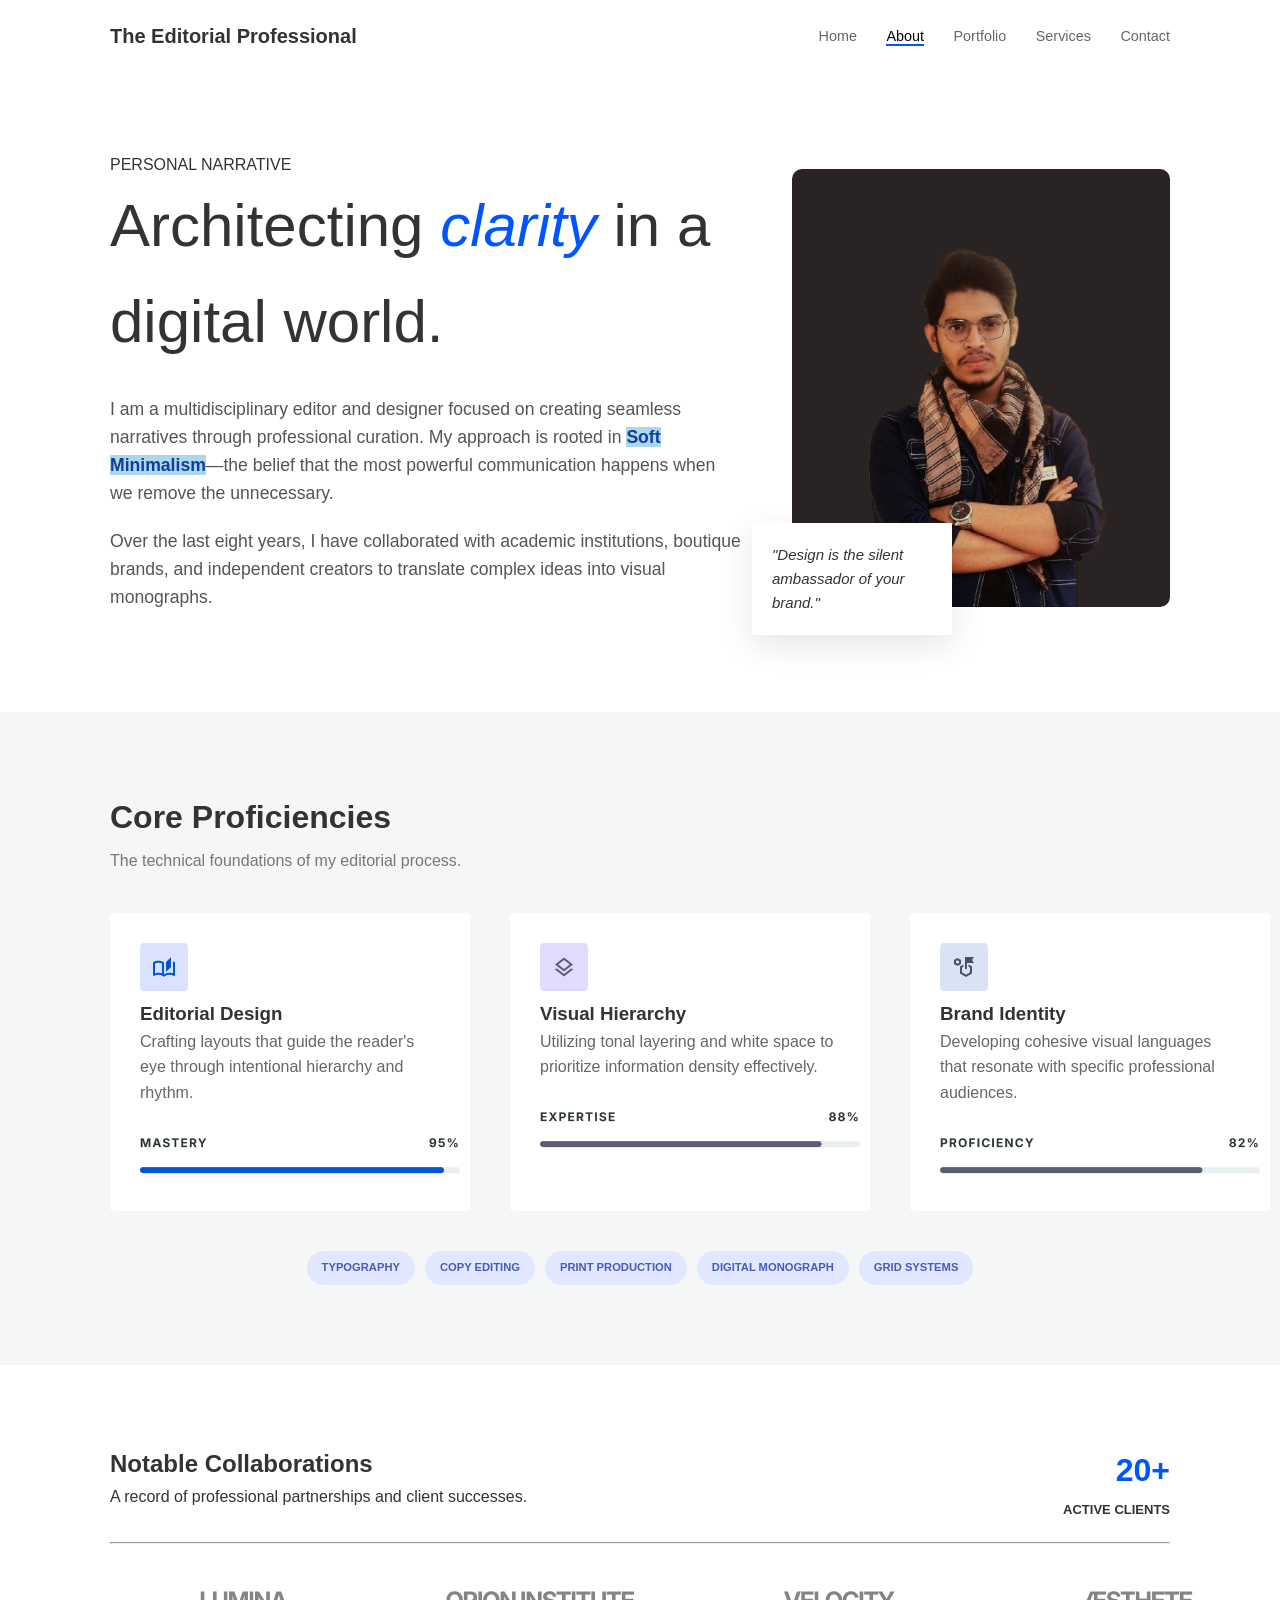
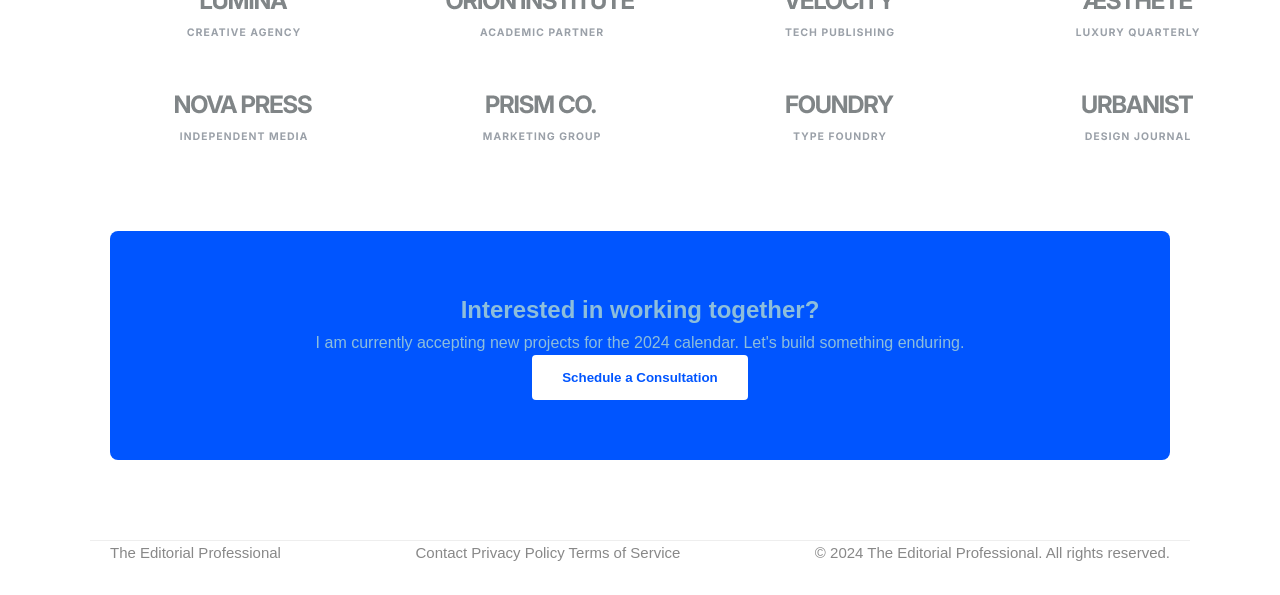
<file: about.html>
<!DOCTYPE html>
<html lang="en">
<head>
    <meta charset="UTF-8">
    <meta name="viewport" content="width=device-width, initial-scale=1.0">
    <title>Tasnim Ahamad Seam</title>
    <link rel="stylesheet" href="about.css">
</head>
<body>

    <!-- Navbar -->
    <header class="navbar">
        <div class="container">
            <div class="logo">The Editorial Professional</div>
            <nav>
                <a href="index.html">Home</a>
                <a href="about.html" class="active">About</a>
                <a href="portfolio.html">Portfolio</a>
                <a href="service.html">Services</a>
                <a href="contact.html">Contact</a>
            </nav>
        </div>
    </header>

    <!-- Hero Section -->
    <section class="hero container">
        <div class="hero-content">
            <p>PERSONAL NARRATIVE</p>
            <h1 style="font-size: 60px; margin-bottom: 25px;
            font-weight: 400;">Architecting <span style="font-style: italic;color: #0055ff;">clarity</span> in a digital world.</h1>
            <p style="font-size: 1.1rem;color: #555; margin-bottom: 20px;">I am a multidisciplinary editor and designer focused on creating seamless narratives through professional curation. My approach is rooted in <strong style="background-color: #acd7e8;color: #0e3e9e; ">Soft Minimalism</strong>—the belief that the most powerful communication happens when we remove the unnecessary.</p>
            <p style="font-size: 1.1rem;color: #555;
            margin-bottom: 20px;">Over the last eight years, I have collaborated with academic institutions, boutique brands, and independent creators to translate complex ideas into visual monographs.</p>
        </div>
        <div class="hero-image">
            <div>
                <img style="width: 100%;border-radius: 10px;
                background-color: #292323;" src="/src/img/profile/WhatsApp_Image_2026-03-11_at_10.31.12_PM-removebg-preview.png" alt="Profile Portrait">
                <div class="img-box">
                    "Design is the silent ambassador of your brand."
                </div>
            </div>
        </div>
    </section>

    <!-- Proficiencies -->
    <section class="proficiencies bg-light">
        <div class="container">
            <h2 style="text-align: left;font-size: 32px;
            margin-bottom: 5px;">Core Proficiencies</h2>
            <p style="margin-bottom: 40px;color: #777;">The technical foundations of my editorial process.</p>
            <div class="card-grid">
                <div class="card">
                    <div><img src="/src/img/logos/Background (2).png" alt=""></div>
                    <h3>Editorial Design</h3>
                    <p style="color: #666;margin-bottom: 20px;">Crafting layouts that guide the reader's eye through intentional hierarchy and rhythm.</p>
                    <div>
                        <img src="/src/img/logos/Container.png" alt="">
                    </div>
                </div>
                <div class="card">
                    <div><img src="/src/img/logos/Background (5).png" alt=""></div>
                    <h3>Visual Hierarchy</h3>
                    <p style="color: #666;margin-bottom: 20px;">Utilizing tonal layering and white space to prioritize information density effectively.</p>
                    <div>
                        <img src="/src/img/logos/Container (1).png" alt="">
                    </div>
                </div>
                <div class="card">
                    <div><img src="/src/img/logos/Background (6).png" alt=""></div>
                    <h3>Brand Identity</h3>
                    <p style="color: #666;margin-bottom: 20px;">Developing cohesive visual languages that resonate with specific professional audiences.</p>
                    <div>
                        <img src="/src/img/logos/Container (2).png" alt="">
                    </div>
                </div>
            </div>

            <div class="tags">
                <span>TYPOGRAPHY</span>
                <span>COPY EDITING</span>
                <span>PRINT PRODUCTION</span>
                <span>DIGITAL MONOGRAPH</span>
                <span>GRID SYSTEMS</span>
            </div>
        </div>
    </section>

    <!-- Notable Collaborations -->
    <section class="collaborations container">
        <div class="collab-top">
            <div>
                <h2>Notable Collaborations</h2>
                <p>A record of professional partnerships and client successes.</p>
            </div>
            <div class="active-clients">
                <span style="display: block;font-size: 32px;
                font-weight: 700;color: #0055ff;">20+</span>
                <span style="font-size: 13px;font-weight: 700;">ACTIVE CLIENTS</span>
            </div>
        </div>
        <hr>
        <div class="logo-grid">
            <div><img src="/src/img/icon/Container (12).png" alt=""></div>
            <div><img src="/src/img/icon/Container (5).png" alt=""></div>
            <div><img src="/src/img/icon/Container (6).png" alt=""></div>
            <div><img src="/src/img/icon/Container (7).png" alt=""></div> 
        </div>
        <div class="logo-grid">
            <div><img src="/src/img/icon/Container (8).png" alt=""></div>
            <div><img src="/src/img/icon/Container (9).png" alt=""></div>
            <div><img src="/src/img/icon/Container (10).png" alt=""></div>
            <div><img src="/src/img/icon/Container (11).png" alt=""></div> 
        </div>
    </section>

    <!-- work -->
    <section class="work container">
        <div class="work-box">
            <h2>Interested in working together?</h2>
            <p>I am currently accepting new projects for the 2024 calendar. Let's build something enduring.</p>
            <button class="btn">Schedule a Consultation</button>
        </div>
    </section>

    <!-- Footer -->
    <footer class="container">
        <div class="footer-content">
            <div class="footer-logo">The Editorial Professional</div>
            <div class="footer-links">
                <a href="#">Contact</a>
                <a href="#">Privacy Policy</a>
                <a href="#">Terms of Service</a>
            </div>
            <div class="copyright">© 2024 The Editorial Professional. All rights reserved.</div>
        </div>
    </footer>

</body>
</html>
</file>
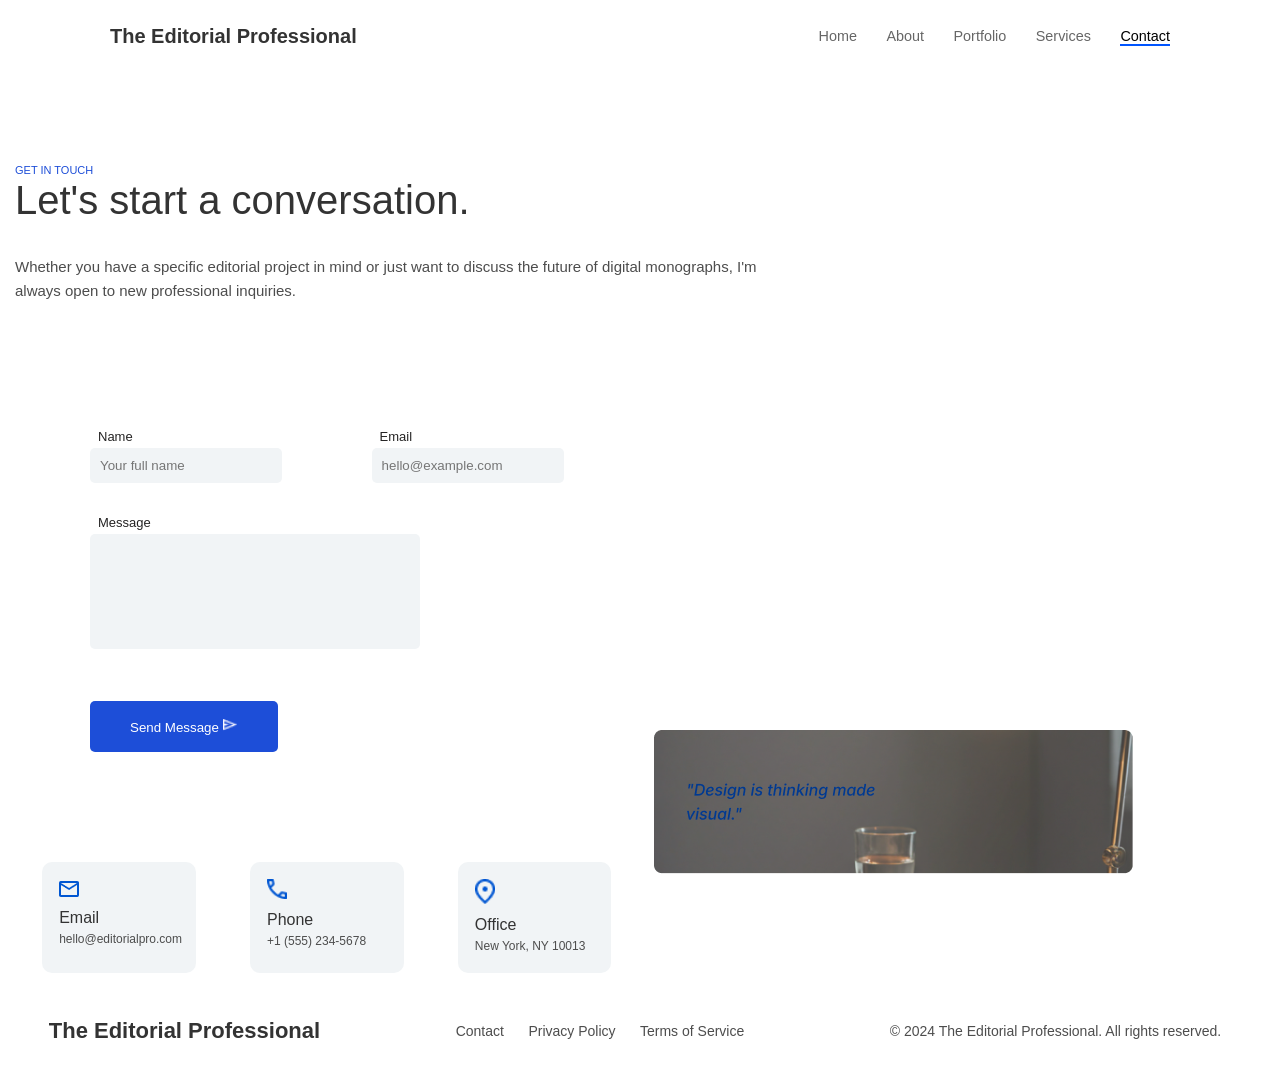
<file: contact.html>
<!DOCTYPE html>
<html lang="en">

<head>
    <meta charset="UTF-8">
    <meta name="viewport" content="width=device-width, initial-scale=1.0">
    <title>Contact - Group Project</title>
   
    <link rel="stylesheet" href="contact.css">
</head>

<body>
    <header class="navbar">
        <div class="container">
            <div class="logo">The Editorial Professional</div>
            <nav>
                <a href="index.html">Home</a>
                <a href="about.html" class="active">About</a>
                <a href="portfolio.html">Portfolio</a>
                <a href="service.html">Services</a>
                <a style="color: #000; border-bottom: 2px solid #0055ff;" href="contact.html">Contact</a>
            </nav>
        </div>
    </header>

    <section class="contact">
        <p>GET IN TOUCH</p>
        <h1>Let's start a conversation.</h1>
        <p>Whether you have a specific editorial project in mind or just want to discuss the future of digital
            monographs, I'm always open to new professional inquiries.</p>
        <div class="dflex">
            <div class="form-boxes">
                <form action="">
                    <div class="dflex">
                        <div><label for="name">Name</label><br>
                            <input type="text" name="" id="" placeholder="Your full name">
                        </div>
                        <div> <label for="name">Email</label><br>
                            <input type="email" name="" id="" placeholder="hello@example.com">
                        </div>
                    </div><br>
                    <label for="message">Message</label><br>
                    <input type="text" id="msg-input" placeholder="Tell me about your project..."><br><br><br>
                    <button>Send Message <img width="15px" src="images/right-arrow-icon.png" alt="=>"></button>
                </form>
                <div class="boxes">
                    <div class="box"><img src="images/email-icon.png" alt="  ">
                        <p>Email </p>
                        <p>hello@editorialpro.com</p>
                    </div>
                    <div class="box"><img src="images/phone-icon.png" alt="  ">
                        <p>Phone</p>
                        <p>+1 (555) 234-5678</p>
                    </div>
                    <div class="box"><img src="images/location-icon.png" alt="  ">
                        <p>Office </p>
                        <p>New York, NY 10013</p>
                    </div>
                </div>
            </div>

            <div class="maps-branding">
                <iframe
                    src="https://www.google.com/maps/embed?pb=!1m18!1m12!1m3!1d3651.9079564984745!2d90.38433037537955!3d23.750661478670228!2m3!1f0!2f0!3f0!3m2!1i1024!2i768!4f13.1!3m3!1m2!1s0x3755b98bab68c95d%3A0x33b3818c4acf063b!2seShikhon%20(%E0%A6%87%E0%A6%B6%E0%A6%BF%E0%A6%96%E0%A6%A8)%20Digital%20Skill%20and%20Freelancing%20Training%20Institute%20-%20Head%20Office!5e0!3m2!1sen!2sbd!4v1776250530303!5m2!1sen!2sbd"
                    style="border:0; margin: 30px 0; border-radius: 10px; padding: 0 15px;" allowfullscreen=""
                    loading="lazy" width="90%" height="360px" referrerpolicy="no-referrer-when-downgrade"></iframe>

                <img class="branding" src="images/branding.png" alt="">
            </div>
        </div>





    </section>
    <footer class="contact">
        <h3>The Editorial Professional</h3>
        <div>
        <a href="#" class="footer-links">Contact</a>
        <a href="#" class="footer-links">Privacy Policy</a>
        <a href="#" class="footer-links">Terms of Service </a></div>
        <a href="#" class="footer-links">© 2024 The Editorial Professional. All rights reserved.</a>
    </footer>


</body>

</html>
</file>
<file: about.css>
/* body Styles */
* {
    margin: 0;
    padding: 0;
    box-sizing: border-box;
}

body {
    font-family: 'Inter', sans-serif;
    line-height: 1.6;
    color: #333;
    background-color: #fff;
}

/*friend suggestion*/
.container {
    max-width: 1100px;
    margin: 0 auto;
    padding: 0 20px;
}

/* Navbar */
.navbar {
    padding: 20px 0;
}

.navbar .container {
    display: flex;
    justify-content: space-between;
    align-items: center;
}

.logo {
    font-weight: 700;
    font-size: 20px;
}

nav a {
    text-decoration: none;
    color: #666;
    margin-left: 25px;
    font-size: 0.9rem;
}

nav a.active {
    color: #000;
    border-bottom: 2px solid #0055ff;
}

.bg-light {
    background-color: #f4f7f6;
    padding: 80px 0;
}

/* Hero Section */
.hero {
    display: flex;
    align-items: center;
    padding: 80px 20px;
    gap: 50px;
}

.hero-content {
    flex: 1;
}

.hero-image {
    position: relative;
}

.img-box {
    position: absolute;
    bottom: -20px;
    left: -40px;
    background: #fff;
    padding: 20px;
    width: 200px;
    font-size: 15px;
    font-style: italic;
    box-shadow: 0 10px 30px rgba(0,0,0,0.1);
}

/* Proficiencies */

.subtitle {
    margin-bottom: 40px;
    color: #777;
}

.card-grid {
    display: flex;
    gap: 40px;
    margin-bottom: 40px;
}

.card {
    background: #fff;
    padding: 30px;
    border-radius: 4px;
    width: 360px;
}

.tags {
    display: flex;
    flex-wrap: wrap;
    gap: 10px;
    justify-content: center;
}

.tags span {
    background: #e0e7ff;
    padding: 8px 15px;
    font-size: 0.7rem;
    font-weight: 600;
    color: #4b5ab8;
    border-radius: 20px;
}

/* Collaborations */
.collaborations {
    padding: 80px 20px;
}

.collab-top {
    display: flex;
    justify-content: space-between;
    margin-bottom: 20px;
}

.active-clients {
    text-align: right;
}

.logo-grid {
    display: flex;
    gap: 30px;
    margin-top: 40px;
    margin-left: 0%;
}

/* work Section */
.work-box {
    background: #0055ff;
    color: #8dbedb;
    padding: 60px;
    text-align: center;
    border-radius: 8px;
    margin-bottom: 80px;
}

.btn {
    background: #fff;
    color: #0055ff;
    border: none;
    padding: 15px 30px;
    font-weight: 600;
    border-radius: 4px;
    cursor: pointer;
}

/* Footer */
footer {
    padding-bottom: 40px;
    border-top: 1px solid #eee;
    padding-top: 40px;
}

.footer-content {
    display: flex;
    justify-content: space-between;
    align-items: center;
    font-size: 15px;
    color: #888;
    margin-bottom: 30px;
}

.footer-links a {
    text-decoration: none;
    color: #888;
}

/* Responsive */
@media (max-width: 600px) {
    .hero {
        flex-direction: column;
        text-align: center;
    }
    
    .card-grid {
        flex-direction: column;
        text-align: center;
    }

    .logo-grid {
        flex-direction: column;
        text-align: center;
    }

    .navbar 
    .container, 
    .footer-content {
        flex-direction: column;
        gap: 20px;
    }
}
</file>
<file: contact.css>
* {
    margin: 0;
    padding: 0;
    box-sizing: border-box;
}

body {
    font-family: 'Inter', sans-serif;
    line-height: 1.6;
    color: #333;
    background-color: #fff;
}

/*friend suggestion*/
.container {
    max-width: 1100px;
    margin: 0 auto;
    padding: 0 20px;
}
:root {
    --highlight: #1D4ED8;
    --background: #f7f9fa;
    --box-background: #F1F4F6;
}

.dflex {
    display: flex;
}

/* Navigation Bar */

.navbar {
    padding: 20px 0;
}

.navbar .container {
    display: flex;
    justify-content: space-between;
    align-items: center;
}

.logo {
    font-weight: 700;
    font-size: 20px;
}

nav a {
    text-decoration: none;
    color: #666;
    margin-left: 25px;
    font-size: 0.9rem;
}


.bg-light {
    background-color: #f4f7f6;
    padding: 80px 0;
}

@media (max-width: 660px) {

    .navlink {
        display: none;
    }

    #current-page {
        color: var(--highlight);
        border-bottom: 2px solid var(--highlight);
        font-weight: 600;
        display: inline;
    }



}





/* 
Contact Section */
.contact>p:first-of-type {
    color: var(--highlight);
    font-size: 11px;
    margin-top: 10vh;
    padding-left: 15px;
}

.contact>h1 {
    font-size: 40px;
    font-family: 'Lucida Sans', 'Lucida Sans Regular', 'Lucida Grande', 'Lucida Sans Unicode', Geneva, Verdana, sans-serif;
    font-weight: 100;
    line-height: 1;
    margin-bottom: 35px;
    padding-left: 15px;

}


.contact>p {
    color: rgb(77, 77, 77);
    width: 60vw;
    font-size: 15px;
    padding-left: 15px;

}

.form-boxes {
    border-radius: 10px;
    margin-top: 30px;


}

form {
    padding: 10vmin;
    background-color: white;
}

form>div {
    gap: 7vw;
    background-color: white;
    justify-content: space-evenly;
}

form .dflex div {
    background-color: white;

}

form label {
    background-color: white;
    color: rgb(37, 36, 36);
    font-size: 13px;
    padding: 8px;
    padding-top: 0;
}

form input {
    padding: 10px;
    border-radius: 5px;
    border: none;
    background-color: var(--box-background);
    width: 15vw;


}

#msg-input {
    padding: 10px 25vw 10vh 10px;
    border-radius: 5px;
    border: none;
    background-color: var(--box-background);
    width: 15vw;
}

form button {
    background-color: var(--highlight);
    color: white;
    padding: 18px 40px;
    border: none;
    border-radius: 5px;
}

.boxes {
    display: flex;
    padding: 20px;
    gap: 10px;
    justify-content: space-around;
}

.box {
    background-color: var(--box-background);
    padding: 17px;
    border-radius: 10px;
    width: 12vw;

}

.box img {
    width: 20px;
}

.box p {
    background-color: var(--box-background);

}

.box p:last-of-type {
    color: rgb(77, 77, 77);
    font-size: 12px;
}

/* Footer  */
footer {
    display: flex;
    justify-content: space-evenly;
    align-items: center;
    padding: 20px 1vw;
    gap: 7vw;
}
footer>h3 {
    font-size: 22px;
    font-family: 'Gill Sans', 'Gill Sans MT', Calibri, 'Trebuchet MS', sans-serif;
}
.footer-links {
    text-decoration: none;
    color: rgb(77, 77, 77);
    font-family: 'Gill Sans', 'Gill Sans MT', Calibri, 'Trebuchet MS', sans-serif;
padding: 0 10px;
    font-size: 14px;
}
</file>
